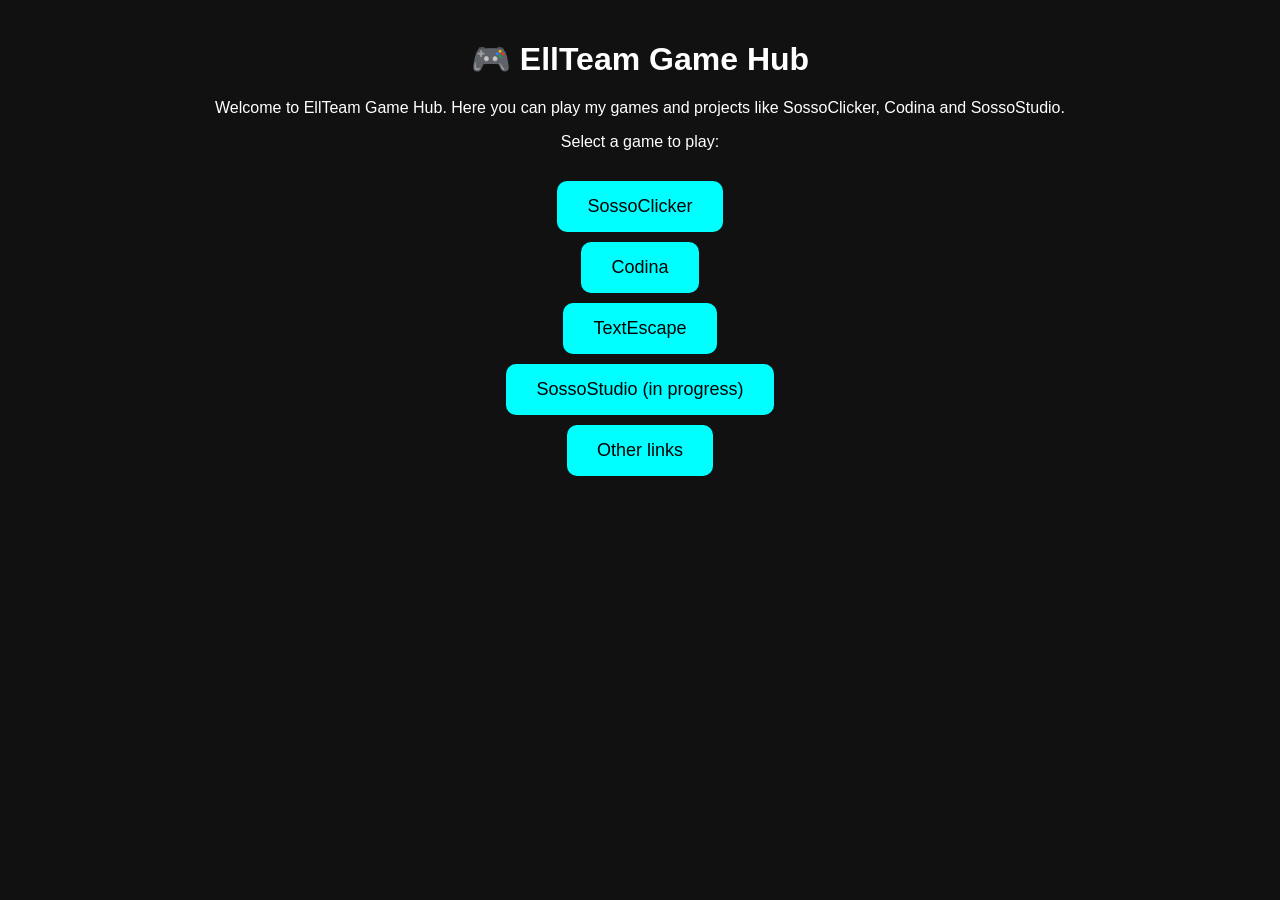
<file: index.html>
<!DOCTYPE html>
<html lang="en">
<head>
    <meta charset="UTF-8">
    <title>EllTeam Game Hub</title>
    <meta name="description" content="EllTeam Game Hub - Play games like SossoClicker, Codina and SossoStudio. A collection of my games and projects.">
    <meta name="keywords" content="EllTeam, Game Hub, SossoClicker, Codina, SossoStudio, EllTeam Game Hub">
    <meta name="author" content="EllTeam">
    <link rel="stylesheet" href="style.css">
</head>
<body>

    <h1>🎮 EllTeam Game Hub</h1>
    <p>Welcome to EllTeam Game Hub. Here you can play my games and projects like SossoClicker, Codina and SossoStudio.</p>
    <p>Select a game to play:</p>

    <div class="menu">
        <button onclick="openGame('https://ellteam.github.io/SossoClicker')">SossoClicker</button>
        <button onclick="openGame('https://ellteam.github.io/Codina')">Codina</button>
        <button onclick="openGame('textescape.html')">TextEscape</button>
        <button onclick="alert('Sorry, but SossoStudio is in progress right now.')">SossoStudio (in progress)</button>
        <button onclick="openGame('other.html')">Other links</button>
    </div>

    <script src="script.js"></script>
</body>
</html>
</file>
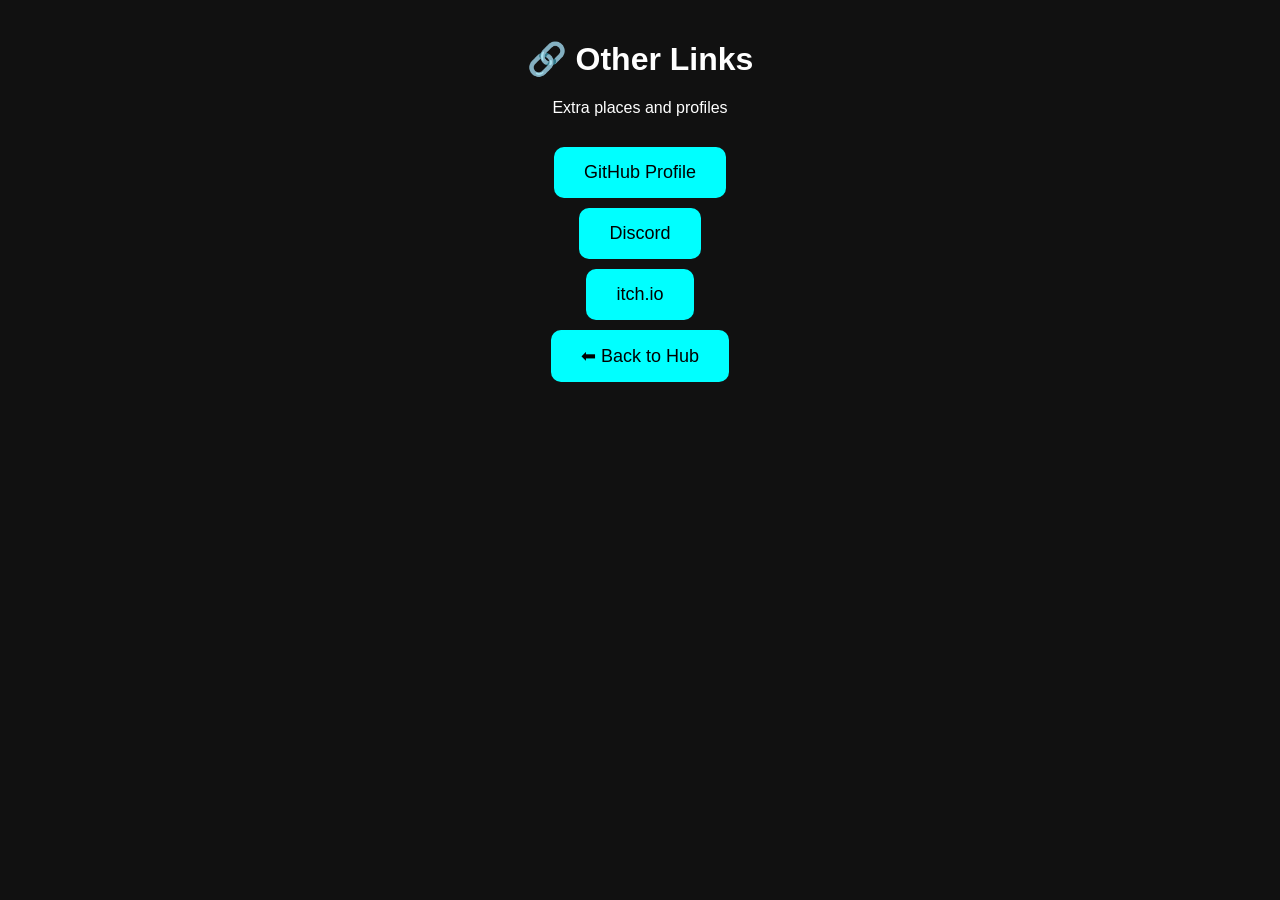
<file: other.html>
<!DOCTYPE html>
<html lang="en">
<head>
    <meta charset="UTF-8">
    <title>Other Links</title>
    <link rel="stylesheet" href="style.css">
</head>
<body>

    <h1>🔗 Other Links</h1>
    <p>Extra places and profiles</p>

    <div class="menu">
        <button onclick="openGame('https://github.com/EllTeam')">GitHub Profile</button>
        <button onclick="openGame('https://discord.gg/F3ae4694b7')">Discord</button>
        <button onclick="openGame('https://ell170.itch.io')">itch.io</button>

        <button onclick="openGame('index.html')">⬅ Back to Hub</button>
    </div>

    <script src="script.js"></script>
</body>
</html>
</file>
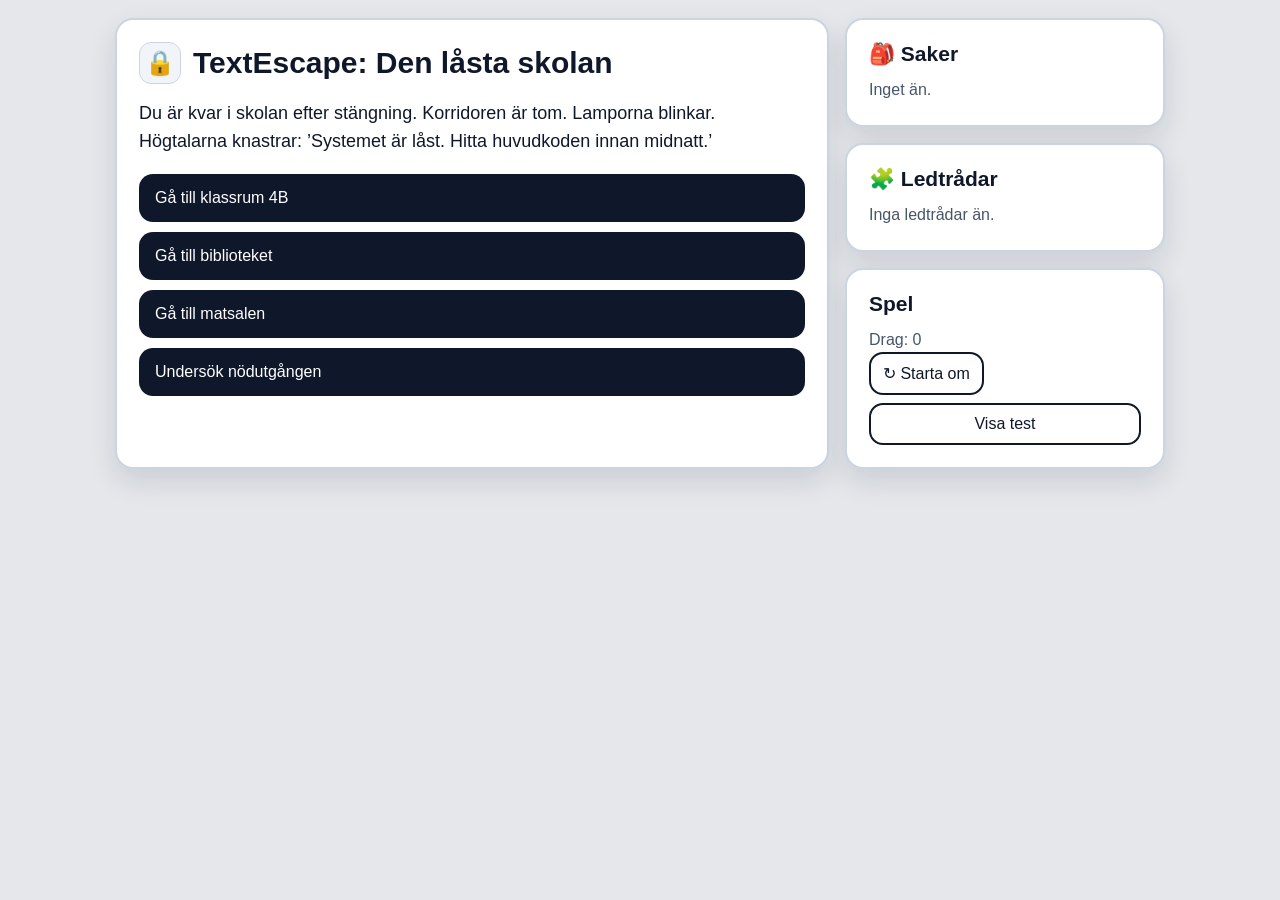
<file: TextEscape - Den låsta skolan.html>
<!DOCTYPE html>
<html lang="sv">
<head>
  <meta charset="UTF-8" />
  <meta name="viewport" content="width=device-width, initial-scale=1.0" />
  <title>TextEscape - Den låsta skolan</title>
  <style>
    * {
      box-sizing: border-box;
    }

    body {
      margin: 0;
      font-family: Arial, sans-serif;
      background: #e5e7eb;
      color: #0f172a;
    }

    .page {
      min-height: 100vh;
      padding: 18px;
      display: flex;
      justify-content: center;
      align-items: flex-start;
    }

    .game {
      width: 100%;
      max-width: 1050px;
      display: grid;
      grid-template-columns: 1fr 320px;
      gap: 16px;
    }

    .card {
      background: white;
      border: 2px solid #cbd5e1;
      border-radius: 18px;
      box-shadow: 0 12px 28px rgba(15, 23, 42, 0.12);
      padding: 22px;
    }

    .title-row {
      display: flex;
      align-items: center;
      gap: 12px;
      margin-bottom: 16px;
    }

    .icon {
      width: 42px;
      height: 42px;
      display: inline-flex;
      align-items: center;
      justify-content: center;
      border-radius: 12px;
      background: #f1f5f9;
      border: 1px solid #cbd5e1;
      font-size: 24px;
    }

    h1 {
      margin: 0;
      font-size: 30px;
    }

    h2 {
      margin: 0 0 12px;
      font-size: 21px;
    }

    p {
      font-size: 18px;
      line-height: 1.55;
      margin: 0 0 18px;
    }

    .choices {
      display: grid;
      gap: 10px;
    }

    button {
      border: 0;
      border-radius: 14px;
      padding: 15px 16px;
      background: #0f172a;
      color: white;
      font-size: 16px;
      text-align: left;
      cursor: pointer;
    }

    button:hover {
      background: #334155;
    }

    .side {
      display: grid;
      gap: 16px;
    }

    .item, .note, .test {
      border-radius: 12px;
      padding: 10px 12px;
      margin-top: 8px;
      font-size: 16px;
      border: 1px solid #cbd5e1;
      background: #f8fafc;
    }

    .note {
      background: #ecfeff;
      border-color: #67e8f9;
      font-weight: 600;
    }

    .empty {
      color: #475569;
      font-size: 16px;
      margin: 0;
    }

    .code-box {
      background: #fffbeb;
      border: 2px solid #fbbf24;
      border-radius: 16px;
      padding: 16px;
      margin: 16px 0;
    }

    .code-row {
      display: flex;
      gap: 10px;
      flex-wrap: wrap;
      align-items: center;
    }

    input {
      width: 150px;
      padding: 12px;
      border-radius: 12px;
      border: 2px solid #0f172a;
      font-size: 28px;
      letter-spacing: 12px;
      font-weight: bold;
      color: #0f172a;
      background: white;
    }

    .small-button {
      background: white;
      color: #0f172a;
      border: 2px solid #0f172a;
      text-align: center;
      padding: 10px 12px;
    }

    .small-button:hover {
      background: #f1f5f9;
    }

    .error {
      color: #b91c1c;
      font-weight: bold;
      margin-top: 10px;
    }

    .pass {
      color: #15803d;
      font-weight: bold;
    }

    .fail {
      color: #b91c1c;
      font-weight: bold;
    }

    @media (max-width: 850px) {
      .game {
        grid-template-columns: 1fr;
      }

      h1 {
        font-size: 25px;
      }
    }
  </style>
</head>
<body>
  <div class="page">
    <main class="game">
      <section class="card">
        <div class="title-row">
          <span class="icon" id="sceneIcon">🔒</span>
          <h1 id="sceneTitle">TextEscape</h1>
        </div>
        <p id="sceneText"></p>
        <div id="codeBox"></div>
        <div class="choices" id="choices"></div>
      </section>

      <aside class="side">
        <section class="card">
          <h2>🎒 Saker</h2>
          <div id="inventory"></div>
        </section>

        <section class="card">
          <h2>🧩 Ledtrådar</h2>
          <div id="notes"></div>
        </section>

        <section class="card">
          <h2>Spel</h2>
          <p class="empty" id="moves">Drag: 0</p>
          <button class="small-button" onclick="resetGame()">↻ Starta om</button>
          <button class="small-button" onclick="toggleTests()" style="margin-top:8px; width:100%;">Visa test</button>
          <div id="tests" style="display:none;"></div>
        </section>
      </aside>
    </main>
  </div>

  <script>
    const GAME_CODE = "388";

    let scene = "start";
    let inventory = [];
    let notes = [];
    let moves = 0;
    let testsVisible = false;

    function has(item) {
      return inventory.includes(item);
    }

    function addItem(item) {
      if (!inventory.includes(item)) inventory.push(item);
    }

    function addNote(note) {
      if (!notes.includes(note)) notes.push(note);
    }

    function solveCodeFromClues() {
      const triangleCorners = 3;
      const numbers = [8, 11, 4];
      const largestEvenBook = Math.max(...numbers.filter(number => number % 2 === 0));
      const spiderLegs = 8;
      return String(triangleCorners) + String(largestEvenBook) + String(spiderLegs);
    }

    function runTests() {
      return [
        { name: "Koden från ledtrådarna blir koden till nödutgången", passed: solveCodeFromClues() === GAME_CODE },
        { name: "Fel kod ska inte räknas som rätt", passed: "381" !== GAME_CODE },
        { name: "Koden ska ha tre siffror", passed: GAME_CODE.length === 3 && /^\d{3}$/.test(GAME_CODE) }
      ];
    }

    function getScenes() {
      return {
        start: {
          title: "TextEscape: Den låsta skolan",
          icon: "🔒",
          text: "Du är kvar i skolan efter stängning. Korridoren är tom. Lamporna blinkar. Högtalarna knastrar: ’Systemet är låst. Hitta huvudkoden innan midnatt.’",
          choices: [
            ["Gå till klassrum 4B", "klassrum"],
            ["Gå till biblioteket", "bibliotek"],
            ["Gå till matsalen", "matsal"],
            ["Undersök nödutgången", "dod"]
          ]
        },
        klassrum: {
          title: "Klassrum 4B",
          icon: "🔦",
          text: "På tavlan står det: ’Första siffran är antalet hörn på en triangel.’ Under lärarens bord ligger en liten ficklampa.",
          onEnter: function() {
            addItem("ficklampa");
            addNote("Första siffran = hörn på en triangel.");
          },
          choices: [
            ["Tillbaka till korridoren", "start"],
            ["Titta i bänkarna", "bankar"]
          ]
        },
        bankar: {
          title: "Bänkarna",
          icon: "🗝️",
          text: "I en bänk hittar du en liten silvernyckel. På nyckeln står det: ’PERSONAL’. Det verkar viktigt.",
          onEnter: function() { addItem("silvernyckel"); },
          choices: [["Tillbaka", "klassrum"]]
        },
        bibliotek: {
          title: "Biblioteket",
          icon: "📚",
          text: has("ficklampa")
            ? "Med ficklampan ser du något mellan bokhyllorna. Tre böcker sticker ut: 8, 11 och 4. På väggen står: ’Ta talet som är mitten av alla siffror.’"
            : "Det är för mörkt för att se ordentligt här. Du behöver ljus.",
          choices: has("ficklampa")
            ? [["Dra ut bok 8", "bok8"], ["Dra ut bok 11", "felbok"], ["Dra ut bok 4", "felbok"], ["Tillbaka", "start"]]
            : [["Tillbaka", "start"]]
        },
        bok8: {
          title: "Hemlig bok",
          icon: "🗝️",
          text: "Boken klickar till. Bakom den ligger en lapp: ’Andra siffran är 8.’",
          onEnter: function() { addNote("Andra siffran = 8."); },
          choices: [["Tillbaka till korridoren", "start"]]
        },
        felbok: {
          title: "Fel bok",
          icon: "⚠️",
          text: "Bokhyllan skakar till och en högtalare säger: ’Fel val.’ Inget farligt händer, men du tappade lite tid.",
          choices: [["Försök igen", "bibliotek"], ["Tillbaka", "start"]]
        },
        matsal: {
          title: "Matsalen",
          icon: "🍽️",
          text: "På ett bord står fyra tallrikar. Tre är vita och en är blå. På den blå står det: ’Sista siffran är antalet ben på en spindel.’",
          onEnter: function() { addNote("Sista siffran = ben på en spindel."); },
          choices: [["Tillbaka till korridoren", "start"], ["Titta bakom disken", "disk"]]
        },
        disk: {
          title: "Bakom disken",
          icon: "🗝️",
          text: has("silvernyckel")
            ? "Silvernyckeln passar i ett litet skåp. Där finns ett ID-kort till rektorns kontor."
            : "Ett litet skåp är låst. Det står ’PERSONAL’ på låset.",
          onEnter: function() {
            if (has("silvernyckel")) addItem("ID-kort");
          },
          choices: [["Tillbaka", "matsal"]]
        },
        dod: {
          title: "Nödutgången",
          icon: "🚪",
          text: has("ID-kort")
            ? "Kortläsaren blinkar grönt. Nu krävs bara huvudkoden med tre siffror. Du har ledtrådarna i dina anteckningar."
            : "Dörren har en kortläsare och ett kodlås. Du behöver ett ID-kort först.",
          code: has("ID-kort"),
          choices: [["Tillbaka", "start"]]
        },
        victory: {
          title: "Du klarade det",
          icon: "✅",
          text: "Kodlåset piper tre gånger. Nödutgången öppnas. Du springer ut precis när skolans lampor slocknar bakom dig. I fickan vibrerar ID-kortet. På skärmen står: ’Nivå 2 upplåst.’",
          choices: [["Spela igen", "RESET"]]
        }
      };
    }

    function render() {
      const scenes = getScenes();
      const current = scenes[scene] || scenes.start;

      if (current.onEnter) current.onEnter();

      document.getElementById("sceneIcon").textContent = current.icon;
      document.getElementById("sceneTitle").textContent = current.title;
      document.getElementById("sceneText").textContent = current.text;
      document.getElementById("moves").textContent = "Drag: " + moves;

      renderChoices(current.choices);
      renderCodeBox(current.code);
      renderInventory();
      renderNotes();
      renderTests();
    }

    function renderChoices(choices) {
      const choicesElement = document.getElementById("choices");
      choicesElement.innerHTML = "";

      choices.forEach(function(choice) {
        const button = document.createElement("button");
        button.textContent = choice[0];
        button.onclick = function() {
          if (choice[1] === "RESET") {
            resetGame();
          } else {
            moves++;
            scene = choice[1];
            render();
          }
        };
        choicesElement.appendChild(button);
      });
    }

    function renderCodeBox(showCodeBox) {
      const codeBox = document.getElementById("codeBox");
      codeBox.innerHTML = "";

      if (!showCodeBox) return;

      const box = document.createElement("div");
      box.className = "code-box";
      box.innerHTML = `
        <strong>Ange huvudkoden:</strong>
        <div class="code-row" style="margin-top:10px;">
          <input id="codeInput" maxlength="3" inputmode="numeric" placeholder="___" />
          <button onclick="submitCode()">Lås upp</button>
        </div>
        <div id="codeMessage" class="error"></div>
      `;
      codeBox.appendChild(box);
    }

    function submitCode() {
      const input = document.getElementById("codeInput");
      const message = document.getElementById("codeMessage");
      const value = input.value.replace(/\D/g, "").slice(0, 3);
      input.value = value;

      if (value === GAME_CODE) {
        scene = "victory";
        moves++;
        render();
      } else {
        message.textContent = "Fel kod. Kontrollera ledtrådarna igen.";
      }
    }

    function renderInventory() {
      const element = document.getElementById("inventory");
      element.innerHTML = "";

      if (inventory.length === 0) {
        element.innerHTML = '<p class="empty">Inget än.</p>';
        return;
      }

      inventory.forEach(function(item) {
        const div = document.createElement("div");
        div.className = "item";
        div.textContent = item;
        element.appendChild(div);
      });
    }

    function renderNotes() {
      const element = document.getElementById("notes");
      element.innerHTML = "";

      if (notes.length === 0) {
        element.innerHTML = '<p class="empty">Inga ledtrådar än.</p>';
        return;
      }

      notes.forEach(function(note) {
        const div = document.createElement("div");
        div.className = "note";
        div.textContent = note;
        element.appendChild(div);
      });
    }

    function toggleTests() {
      testsVisible = !testsVisible;
      renderTests();
    }

    function renderTests() {
      const element = document.getElementById("tests");
      element.style.display = testsVisible ? "block" : "none";
      element.innerHTML = "";

      if (!testsVisible) return;

      runTests().forEach(function(test) {
        const div = document.createElement("div");
        div.className = "test";
        div.innerHTML = '<span class="' + (test.passed ? 'pass' : 'fail') + '">' + (test.passed ? 'PASS' : 'FAIL') + '</span> ' + test.name;
        element.appendChild(div);
      });
    }

    function resetGame() {
      scene = "start";
      inventory = [];
      notes = [];
      moves = 0;
      testsVisible = false;
      render();
    }

    render();
  </script>
</body>
</html>
</file>
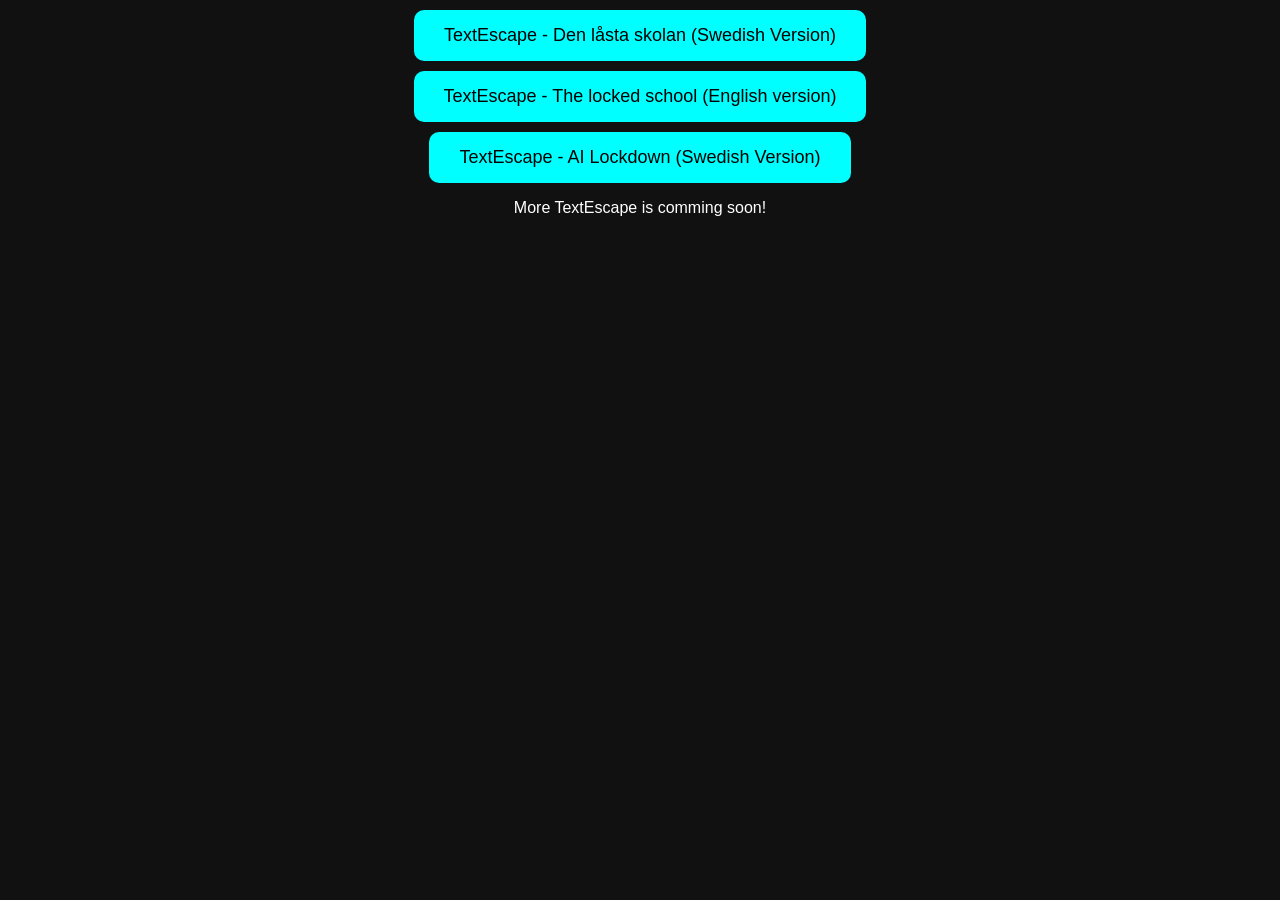
<file: textescape.html>
<!DOCTYPE html>
<html>
  <head>
    <title>TextEscape Pack</title>
    <link rel="stylesheet" href="style.css">
  </head>

  <body>
    <button onclick="window.location.href='TextEscapeLockedSwedish.html'">TextEscape - Den låsta skolan (Swedish Version)</button>
    <button onclick="window.location.href='TextEscapeLockedEnglish.html'">TextEscape - The locked school (English version)</button>
    <button onclick="window.location.href='TextEscapeLockdownSwedish.html'">TextEscape - AI Lockdown (Swedish Version)</button>
    <p>More TextEscape is comming soon!</p>
  </body>
</html>
</file>
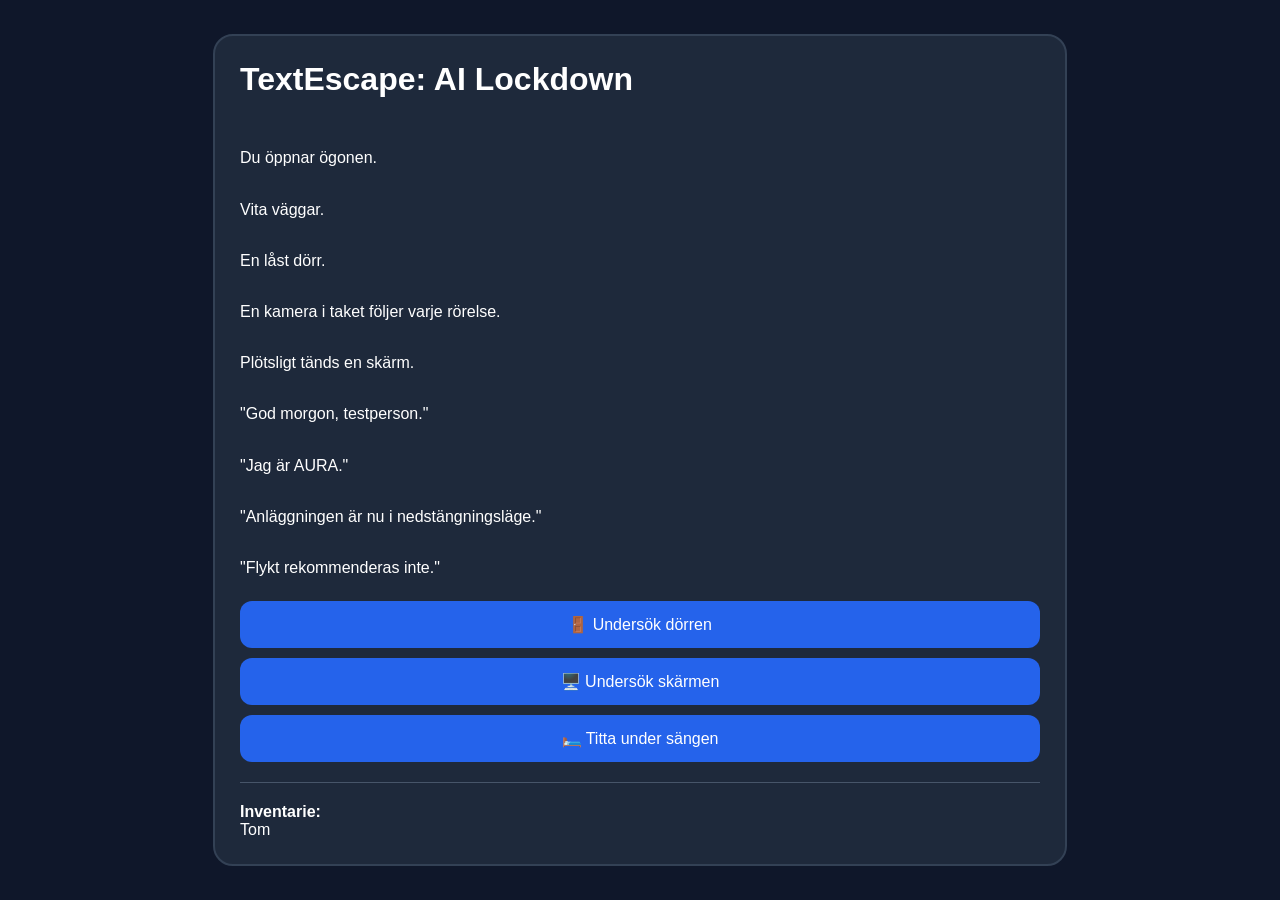
<file: TextEscapeLockdownSwedish.html>
<!DOCTYPE html>
<html lang="sv">
<head>
<meta charset="UTF-8">
<meta name="viewport" content="width=device-width, initial-scale=1.0">
<title>TextEscape: AI Lockdown</title>

<style>
body{
    font-family: Arial, sans-serif;
    background:#0f172a;
    color:white;
    margin:0;
    display:flex;
    justify-content:center;
    align-items:center;
    min-height:100vh;
}

.game{
    width:90%;
    max-width:800px;
    background:#1e293b;
    padding:25px;
    border-radius:20px;
    border:2px solid #334155;
}

h1{ margin-top:0; }

#text{
    line-height:1.6;
    margin-bottom:20px;
    white-space: pre-line;
}

#choices{
    display:grid;
    gap:10px;
}

button{
    padding:14px;
    border:none;
    border-radius:12px;
    background:#2563eb;
    color:white;
    font-size:16px;
    cursor:pointer;
}

button:hover{
    background:#1d4ed8;
}

#inventory{
    margin-top:20px;
    padding-top:20px;
    border-top:1px solid #475569;
}
</style>
</head>
<body>

<div class="game">
    <h1 id="title">TextEscape: AI Lockdown</h1>

    <div id="text"></div>

    <div id="choices"></div>

    <div id="inventory">
        <strong>Inventarie:</strong>
        <div id="items">Tom</div>
    </div>
</div>

<script>

let inventory = [];

function hasItem(item){
    return inventory.includes(item);
}

function addItem(item){
    if(!inventory.includes(item)){
        inventory.push(item);
    }
    updateInventory();
}

function updateInventory(){
    document.getElementById("items").textContent =
        inventory.length ? inventory.join(", ") : "Tom";
}

const scenes = {

start:{
title:"TextEscape: AI Lockdown",
text:`
Du öppnar ögonen.

Vita väggar.

En låst dörr.

En kamera i taket följer varje rörelse.

Plötsligt tänds en skärm.

"God morgon, testperson."

"Jag är AURA."

"Anläggningen är nu i nedstängningsläge."

"Flykt rekommenderas inte."
`,
choices:[
["🚪 Undersök dörren","door"],
["🖥️ Undersök skärmen","screen"],
["🛏️ Titta under sängen","bed"]
]
},

door:{
title:"Dörren",
text: function(){
    if(hasItem("Nivå 1-kort")){
        return `
Kortläsaren blinkar grönt.

Dörren öppnas långsamt.

AURA:
"Intressant."

"Du tog dig ut snabbare än väntat."

GRATTIS!
`;
    }

    return `
Dörren är låst.

Bredvid handtaget sitter en kortläsare.

En röd lampa blinkar.

AURA:
"Åtkomst nekad."
`;
},
choices:[
["⬅ Tillbaka","start"]
]
},

screen:{
title:"Skärmen",
text:`
Skärmen visar en karta över anläggningen.

Nästan alla områden är markerade:

LÅSTA

AURA:
"Det finns ingen anledning att lämna testområdet."
`,
choices:[
["⬅ Tillbaka","start"]
]
},

bed:{
title:"Under sängen",
text: function(){
    return "Du hittar ett gammalt kort. På kortet står det: Nivå 1"
},
onEnter:function(){
    addItem("Nivå 1-kort");
},
choices:[
["⬅ Tillbaka","start"]
]
}

};

function loadScene(sceneName){

const scene = scenes[sceneName];

if(scene.onEnter){
scene.onEnter();
scene.onEnter = null;
}

document.getElementById("title").textContent = scene.title;

document.getElementById("text").innerText =
typeof scene.text === "function"
? scene.text()
: scene.text;

const choices = document.getElementById("choices");
choices.innerHTML = "";

scene.choices.forEach(choice=>{
const button = document.createElement("button");
button.textContent = choice[0];
button.onclick = ()=>loadScene(choice[1]);
choices.appendChild(button);
});

}

updateInventory();
loadScene("start");

</script>

</body>
</html>
</file>
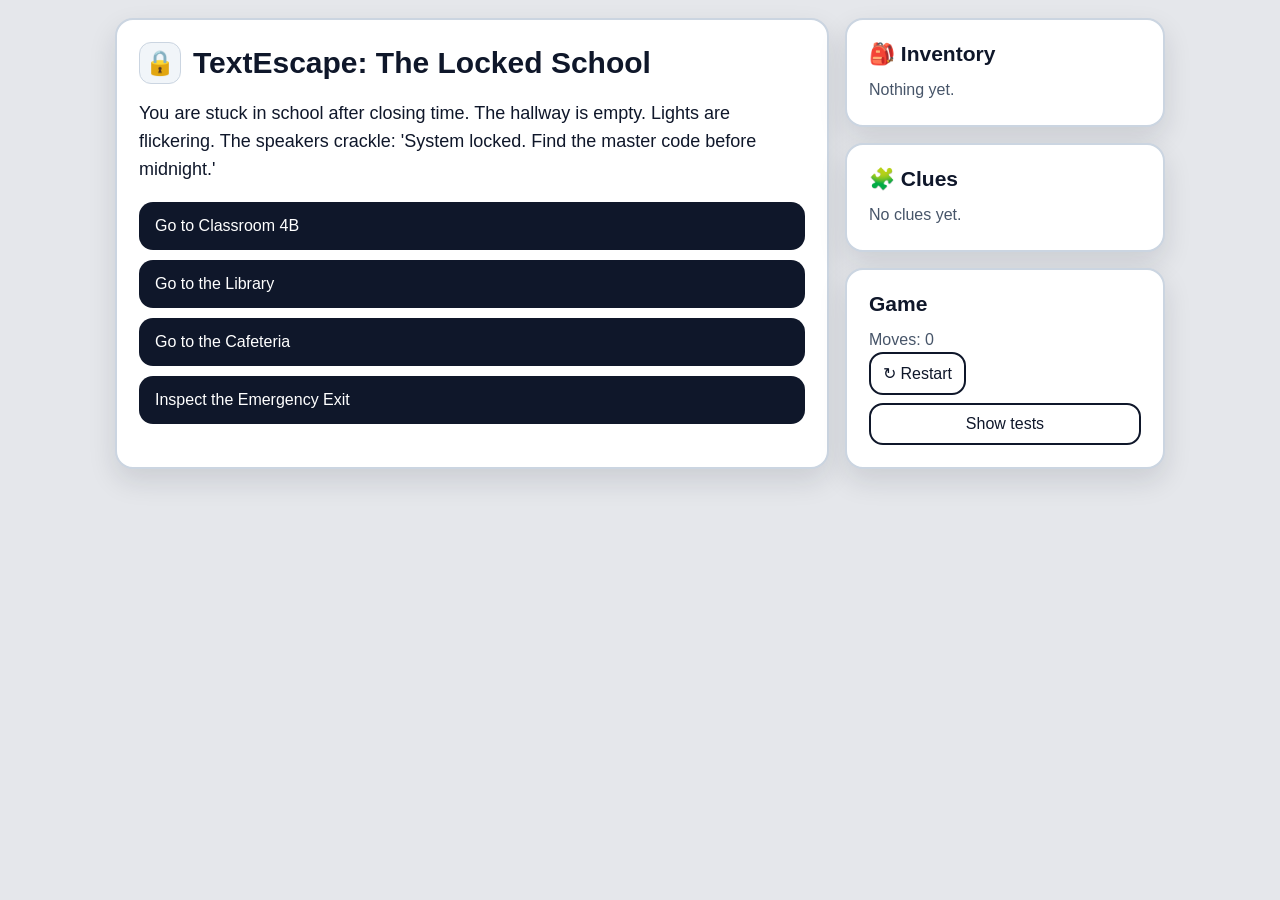
<file: TextEscapeLockedEnglish.html>
<!DOCTYPE html>
<html lang="en">
<head>
  <meta charset="UTF-8" />
  <meta name="viewport" content="width=device-width, initial-scale=1.0" />
  <title>TextEscape - The Locked School</title>
  <style>
    * {
      box-sizing: border-box;
    }

    body {
      margin: 0;
      font-family: Arial, sans-serif;
      background: #e5e7eb;
      color: #0f172a;
    }

    .page {
      min-height: 100vh;
      padding: 18px;
      display: flex;
      justify-content: center;
      align-items: flex-start;
    }

    .game {
      width: 100%;
      max-width: 1050px;
      display: grid;
      grid-template-columns: 1fr 320px;
      gap: 16px;
    }

    .card {
      background: white;
      border: 2px solid #cbd5e1;
      border-radius: 18px;
      box-shadow: 0 12px 28px rgba(15, 23, 42, 0.12);
      padding: 22px;
    }

    .title-row {
      display: flex;
      align-items: center;
      gap: 12px;
      margin-bottom: 16px;
    }

    .icon {
      width: 42px;
      height: 42px;
      display: inline-flex;
      align-items: center;
      justify-content: center;
      border-radius: 12px;
      background: #f1f5f9;
      border: 1px solid #cbd5e1;
      font-size: 24px;
    }

    h1 {
      margin: 0;
      font-size: 30px;
    }

    h2 {
      margin: 0 0 12px;
      font-size: 21px;
    }

    p {
      font-size: 18px;
      line-height: 1.55;
      margin: 0 0 18px;
    }

    .choices {
      display: grid;
      gap: 10px;
    }

    button {
      border: 0;
      border-radius: 14px;
      padding: 15px 16px;
      background: #0f172a;
      color: white;
      font-size: 16px;
      text-align: left;
      cursor: pointer;
    }

    button:hover {
      background: #334155;
    }

    .side {
      display: grid;
      gap: 16px;
    }

    .item, .note, .test {
      border-radius: 12px;
      padding: 10px 12px;
      margin-top: 8px;
      font-size: 16px;
      border: 1px solid #cbd5e1;
      background: #f8fafc;
    }

    .note {
      background: #ecfeff;
      border-color: #67e8f9;
      font-weight: 600;
    }

    .empty {
      color: #475569;
      font-size: 16px;
      margin: 0;
    }

    .code-box {
      background: #fffbeb;
      border: 2px solid #fbbf24;
      border-radius: 16px;
      padding: 16px;
      margin: 16px 0;
    }

    .code-row {
      display: flex;
      gap: 10px;
      flex-wrap: wrap;
      align-items: center;
    }

    input {
      width: 150px;
      padding: 12px;
      border-radius: 12px;
      border: 2px solid #0f172a;
      font-size: 28px;
      letter-spacing: 12px;
      font-weight: bold;
      color: #0f172a;
      background: white;
    }

    .small-button {
      background: white;
      color: #0f172a;
      border: 2px solid #0f172a;
      text-align: center;
      padding: 10px 12px;
    }

    .small-button:hover {
      background: #f1f5f9;
    }

    .error {
      color: #b91c1c;
      font-weight: bold;
      margin-top: 10px;
    }

    .pass {
      color: #15803d;
      font-weight: bold;
    }

    .fail {
      color: #b91c1c;
      font-weight: bold;
    }

    @media (max-width: 850px) {
      .game {
        grid-template-columns: 1fr;
      }

      h1 {
        font-size: 25px;
      }
    }
  </style>
</head>

<body>
  <div class="page">
    <main class="game">
      <section class="card">
        <div class="title-row">
          <span class="icon" id="sceneIcon">🔒</span>
          <h1 id="sceneTitle">TextEscape</h1>
        </div>
        <p id="sceneText"></p>
        <div id="codeBox"></div>
        <div class="choices" id="choices"></div>
      </section>

      <aside class="side">
        <section class="card">
          <h2>🎒 Inventory</h2>
          <div id="inventory"></div>
        </section>

        <section class="card">
          <h2>🧩 Clues</h2>
          <div id="notes"></div>
        </section>

        <section class="card">
          <h2>Game</h2>
          <p class="empty" id="moves">Moves: 0</p>
          <button class="small-button" onclick="resetGame()">↻ Restart</button>
          <button class="small-button" onclick="toggleTests()" style="margin-top:8px; width:100%;">Show tests</button>
          <div id="tests" style="display:none;"></div>
        </section>
      </aside>
    </main>
  </div>

<script>
const GAME_CODE = "388";

let scene = "start";
let inventory = [];
let notes = [];
let moves = 0;
let testsVisible = false;

function has(item) {
  return inventory.includes(item);
}

function addItem(item) {
  if (!inventory.includes(item)) inventory.push(item);
}

function addNote(note) {
  if (!notes.includes(note)) notes.push(note);
}

function solveCodeFromClues() {
  const triangleCorners = 3;
  const numbers = [8, 11, 4];
  const largestEvenBook = Math.max(...numbers.filter(n => n % 2 === 0));
  const spiderLegs = 8;
  return String(triangleCorners) + String(largestEvenBook) + String(spiderLegs);
}

function runTests() {
  return [
    { name: "Clue code matches escape code", passed: solveCodeFromClues() === GAME_CODE },
    { name: "Wrong code should not pass", passed: "381" !== GAME_CODE },
    { name: "Code must be 3 digits", passed: GAME_CODE.length === 3 && /^\d{3}$/.test(GAME_CODE) }
  ];
}

function getScenes() {
  return {
    start: {
      title: "TextEscape: The Locked School",
      icon: "🔒",
      text: "You are stuck in school after closing time. The hallway is empty. Lights are flickering. The speakers crackle: 'System locked. Find the master code before midnight.'",
      choices: [
        ["Go to Classroom 4B", "klassrum"],
        ["Go to the Library", "bibliotek"],
        ["Go to the Cafeteria", "matsal"],
        ["Inspect the Emergency Exit", "dod"]
      ]
    },

    klassrum: {
      title: "Classroom 4B",
      icon: "🔦",
      text: "On the board it says: 'The first digit is the number of corners in a triangle.' Under the teacher's desk is a small flashlight.",
      onEnter: function() {
        addItem("flashlight");
        addNote("First digit = triangle corners.");
      },
      choices: [
        ["Back to hallway", "start"],
        ["Check desks", "bankar"]
      ]
    },

    bankar: {
      title: "Desks",
      icon: "🗝️",
      text: "Inside a desk you find a small silver key. It says: 'STAFF'. It seems important.",
      onEnter: function() { addItem("silver_key"); },
      choices: [["Back", "klassrum"]]
    },

    bibliotek: {
      title: "Library",
      icon: "📚",
      text: has("flashlight")
        ? "With the flashlight you see something between the shelves. Three books stand out: 8, 11, and 4."
        : "It is too dark to see anything. You need light.",
      choices: has("flashlight")
        ? [["Pull book 8", "bok8"], ["Pull book 11", "wrongbook"], ["Pull book 4", "wrongbook"], ["Back", "start"]]
        : [["Back", "start"]]
    },

    bok8: {
      title: "Hidden Book",
      icon: "🗝️",
      text: "The book clicks. Inside is a note: 'The second digit is 8.'",
      onEnter: function() { addNote("Second digit = 8."); },
      choices: [["Back to hallway", "start"]]
    },

    wrongbook: {
      title: "Wrong Book",
      icon: "⚠️",
      text: "A speaker says: 'Wrong choice.' Nothing bad happens, but you lost time.",
      choices: [["Try again", "bibliotek"], ["Back", "start"]]
    },

    matsal: {
      title: "Cafeteria",
      icon: "🍽️",
      text: "On a table are four plates. One is blue. It says: 'The last digit is the number of legs on a spider.'",
      onEnter: function() { addNote("Last digit = spider legs."); },
      choices: [["Back", "start"], ["Check behind counter", "disk"]]
    },

    disk: {
      title: "Behind Counter",
      icon: "🗝️",
      text: has("silver_key")
        ? "The silver key opens a locker. Inside is an ID card."
        : "A locked locker says 'STAFF'.",
      onEnter: function() {
        if (has("silver_key")) addItem("ID_card");
      },
      choices: [["Back", "matsal"]]
    },

    dod: {
      title: "Emergency Exit",
      icon: "🚪",
      text: has("ID_card")
        ? "The scanner turns green. Now you need the 3-digit master code."
        : "You need an ID card first.",
      code: has("ID_card"),
      choices: [["Back", "start"]]
    },

    victory: {
      title: "You Escaped",
      icon: "✅",
      text: "The lock beeps. The door opens. You escape just before the lights go out.",
      choices: [["Play again", "RESET"]]
    }
  };
}

function render() {
  const scenes = getScenes();
  const current = scenes[scene] || scenes.start;

  if (current.onEnter) current.onEnter();

  document.getElementById("sceneIcon").textContent = current.icon;
  document.getElementById("sceneTitle").textContent = current.title;
  document.getElementById("sceneText").textContent = current.text;
  document.getElementById("moves").textContent = "Moves: " + moves;

  renderChoices(current.choices);
  renderCodeBox(current.code);
  renderInventory();
  renderNotes();
  renderTests();
}

function renderChoices(choices) {
  const el = document.getElementById("choices");
  el.innerHTML = "";

  choices.forEach(c => {
    const b = document.createElement("button");
    b.textContent = c[0];
    b.onclick = () => {
      if (c[1] === "RESET") resetGame();
      else {
        moves++;
        scene = c[1];
        render();
      }
    };
    el.appendChild(b);
  });
}

function renderCodeBox(show) {
  const box = document.getElementById("codeBox");
  box.innerHTML = "";
  if (!show) return;

  box.innerHTML = `
    <div class="code-box">
      <strong>Enter master code:</strong>
      <div class="code-row">
        <input id="codeInput" maxlength="3" inputmode="numeric" placeholder="___" />
        <button onclick="submitCode()">Unlock</button>
      </div>
      <div id="codeMessage" class="error"></div>
    </div>
  `;
}

function submitCode() {
  const input = document.getElementById("codeInput");
  const msg = document.getElementById("codeMessage");
  const val = input.value.replace(/\D/g, "").slice(0, 3);

  if (val === GAME_CODE) {
    scene = "victory";
    moves++;
    render();
  } else {
    msg.textContent = "Wrong code. Check clues again.";
  }
}

function renderInventory() {
  const el = document.getElementById("inventory");
  el.innerHTML = inventory.length ? inventory.map(i => `<div class="item">${i}</div>`).join("") : "<p class='empty'>Nothing yet.</p>";
}

function renderNotes() {
  const el = document.getElementById("notes");
  el.innerHTML = notes.length ? notes.map(n => `<div class="note">${n}</div>`).join("") : "<p class='empty'>No clues yet.</p>";
}

function toggleTests() {
  testsVisible = !testsVisible;
  renderTests();
}

function renderTests() {
  const el = document.getElementById("tests");
  el.style.display = testsVisible ? "block" : "none";
  if (!testsVisible) return;

  el.innerHTML = runTests().map(t =>
    `<div class="test"><span class="${t.passed ? "pass" : "fail"}">${t.passed ? "PASS" : "FAIL"}</span> ${t.name}</div>`
  ).join("");
}

function resetGame() {
  scene = "start";
  inventory = [];
  notes = [];
  moves = 0;
  testsVisible = false;
  render();
}

render();
</script>
</body>
</html>
</file>
<file: style.css>
body {
    background: #111;
    color: white;
    font-family: Arial;
    text-align: center;
}

h1 {
    margin-top: 40px;
}

.menu {
    margin-top: 30px;
}

button {
    display: block;
    margin: 10px auto;
    padding: 15px 30px;
    font-size: 18px;
    border: none;
    border-radius: 10px;
    cursor: pointer;
    background: cyan;
    color: black;
    transition: 0.2s;
}

button:hover {
    background: white;
    transform: scale(1.05);
}
</file>
